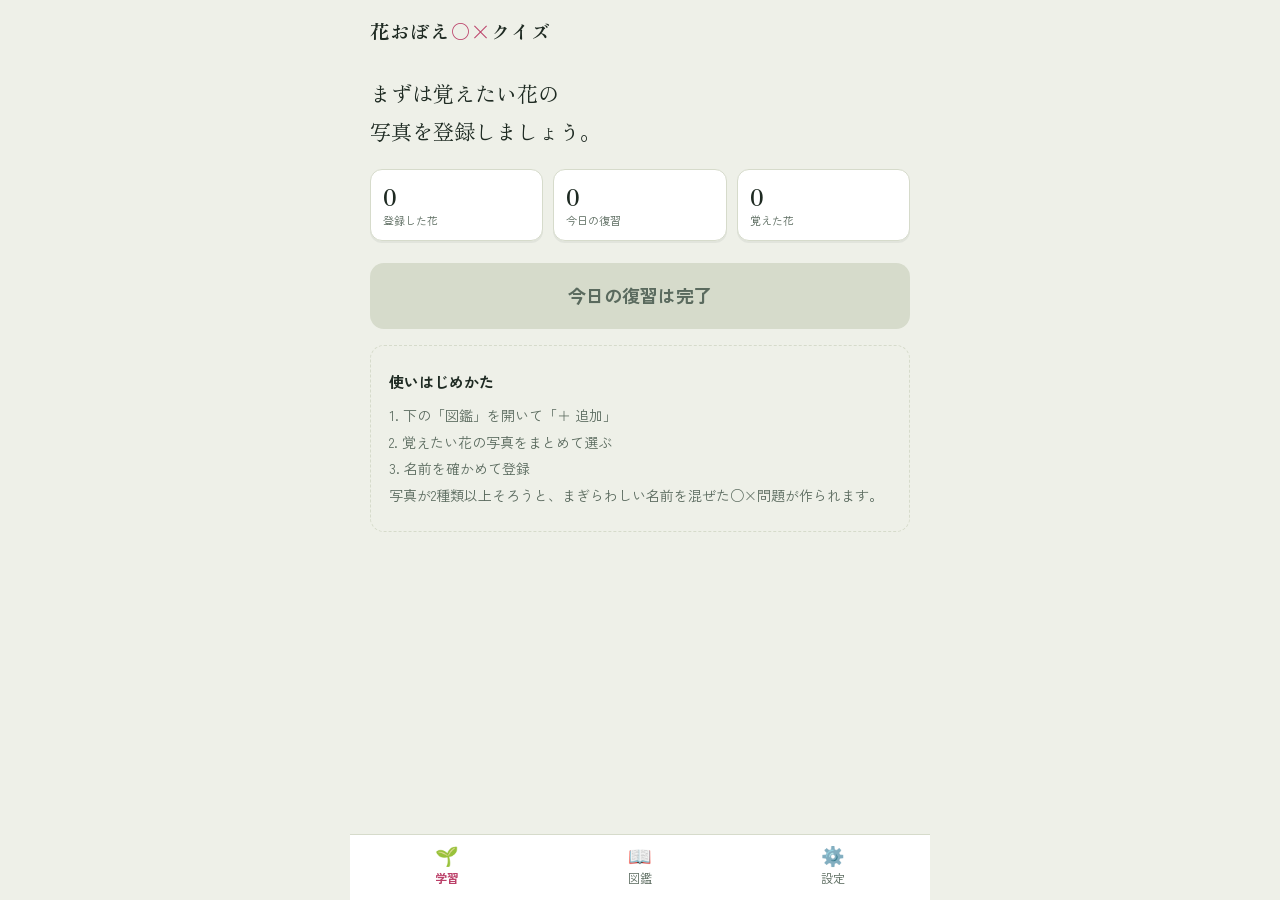
<file: index.html>
<!DOCTYPE html>
<!--
  ================================================================
  花おぼえ ○×クイズ

  このファイル1つで「見た目（HTML/CSS）」と「動き（JavaScript）」を
  すべてまとめています。上から順に、
    1. <head>   … タイトルやフォントなど、ページ全体の設定
    2. <style>  … 見た目（色・文字・レイアウト）のルール
    3. <body>   … 画面に表示される部品（ボタンや箱）
    4. <script> … クイズの出題ロジックや、写真の保存処理
  という並びになっています。
  ================================================================
-->
<html lang="ja">
<head>
  <!-- 文字コードと、スマホでの表示幅を指定 -->
  <meta charset="UTF-8">
  <meta name="viewport" content="width=device-width, initial-scale=1, viewport-fit=cover">
  <title>花おぼえ ○×クイズ</title>

  <!-- 見出しなどに使う日本語フォント（Google Fonts）を読み込む -->
  <link rel="preconnect" href="https://fonts.googleapis.com">
  <link rel="preconnect" href="https://fonts.gstatic.com" crossorigin>
  <link href="https://fonts.googleapis.com/css2?family=Zen+Kaku+Gothic+New:wght@400;500;700&family=Zen+Old+Mincho:wght@500;700&display=swap" rel="stylesheet">

<link rel="stylesheet" href="style.css">
<!-- CSS（見た目）ここまで -->
</head>
<body>

<!--
  ================================================================
  HTML（画面の部品）ここから
  ------------------------------------------------------------
  <section class="screen" id="s-○○"> の形で、8つの「画面」を
  すべて用意しておき、いま見せたい画面だけJavaScriptの show() 関数が
  クラス "on" を付けて表示する、という仕組み（紙芝居のイメージ）。
  ================================================================
-->
<div class="app">
  <div class="topbar"><!-- いちばん上のアプリ名の帯 -->
    <h1 class="brand">花おぼえ<span>○×</span>クイズ</h1>
    <span class="sub" id="modeHint"></span>
  </div>

  <main>
    <!-- ================= ホーム ================= -->
    <section class="screen on" id="s-home">
      <!-- id="homeLede" などのidは、JSの renderHome() 関数が
           .textContent や .innerHTML でここに文字を書き込むための目印 -->
      <p class="lede" id="homeLede"></p>
      <div class="tally">
        <div><span class="n" id="tTotal">0</span><span class="l">登録した花</span></div>
        <div><span class="n" id="tDue">0</span><span class="l">今日の復習</span></div>
        <div><span class="n" id="tMaster">0</span><span class="l">覚えた花</span></div>
      </div>
      <div class="stack">
        <!-- クリックすると JS の startSession(true/false) が呼ばれる -->
        <button class="cta" id="startBtn">学習をはじめる</button>
        <button class="cta ghost" id="startAllBtn">ぜんぶから出題する</button>
      </div>
      <div id="homeEmpty"></div><!-- 花が0件のときの案内文がここに入る -->
      <h2 class="sec" id="weakHead" hidden>まちがえやすい花</h2>
      <ul class="weak" id="weakList"></ul><!-- 間違えた回数が多い花の一覧 -->
    </section>

    <!-- ================= クイズ ================= -->
    <section class="screen" id="s-quiz">
      <div class="qhead">
        <span class="cnt" id="qCount"></span><!-- 「3 / 10 問」の表示 -->
        <span class="tm" id="qTimer"></span><!-- 残り時間。制限時間なし設定なら空のまま -->
      </div>
      <div class="bar"><i id="qBar"></i></div><!-- 進捗バー。<i>のwidthをJSが更新する -->

      <div class="stage">
        <img id="qPhoto" alt="花の写真"><!-- 出題する花の写真。srcをJSが差し替える -->
        <div class="verdict" id="qVerdict"></div><!-- 回答直後の⭕❌演出をここに表示 -->
      </div>

      <!-- qAsk：まだ回答していないときに見えている「問題」側 -->
      <div id="qAsk">
        <div class="claim" id="qClaim"></div><!-- ○×問題文、または「名前は？」の文言 -->
        <div class="ox" id="qOx"><!-- ○×モードのときだけ表示するボタン -->
          <button class="yes" id="btnYes" aria-label="○ 正しい">⭕</button>
          <button class="no" id="btnNo" aria-label="× ちがう">❌</button>
        </div>
        <div class="choices" id="qChoices" hidden></div><!-- 4択モードのときだけ表示する選択肢 -->
      </div>

      <!-- qAnswer：回答した後に見せる「解説」側。回答前はhiddenで隠れている -->
      <div id="qAnswer" hidden>
        <div class="answer">
          <span class="nm" id="aName"></span><!-- 花の正式名 -->
          <span class="alias" id="aAlias"></span><!-- 別名・学名（未入力なら非表示） -->
          <span class="memo" id="aMemo"></span><!-- 図鑑に書いたメモ（科名・見分け方など） -->
          <span class="lv" id="aLevel"></span><!-- 記憶レベルと次回出題予定 -->
        </div>
        <button class="cta" id="nextBtn">次の問題へ</button>
      </div>
      <button class="back" id="quitBtn">← 学習をやめる</button>
    </section>

    <!-- ================= 結果 ================= -->
    <section class="screen" id="s-result"><!-- 全問終わったあとの成績画面 -->
      <div class="final">
        <div class="sc" id="fScore"></div><!-- 「8 / 10 問」の大きな数字 -->
        <p id="fMsg"></p><!-- 正答率に応じた励ましコメント -->
        <div class="stack">
          <button class="cta" id="againBtn">もう一度おさらい</button>
          <button class="cta ghost" id="homeBtn">ホームにもどる</button>
        </div>
      </div>
      <h2 class="sec" id="missHead" hidden>今回まちがえた花</h2>
      <ul class="weak" id="missList"></ul>
    </section>

    <!-- ================= 図鑑 ================= -->
    <section class="screen" id="s-lib"><!-- 登録済みの花を一覧できる図鑑 -->
      <div class="tools">
        <input type="search" id="search" placeholder="花の名前でさがす" autocomplete="off">
        <button class="btn" id="toAddBtn">＋ 追加</button><!-- 「追加」画面(s-add)へ切り替え -->
      </div>
      <div class="grid" id="grid"></div><!-- 花のタイル一覧。renderLibrary()が作る -->
      <div id="libEmpty"></div><!-- 0件のときの案内文 -->
    </section>

    <!-- ================= 詳細：タイルをタップすると開く1件分の編集画面 ================= -->
    <section class="screen" id="s-detail">
      <button class="back" id="dBack">← 図鑑にもどる</button>
      <div class="detail-photos" id="dPhotos"></div><!-- 登録済み写真の横並び。写真ごとに✕削除ボタン付き -->
      <label class="f"><span>花の名前（出題される名前）</span><input id="dName" autocomplete="off"></label>
      <label class="f"><span>別名・学名（任意）</span><input id="dAlias" autocomplete="off"></label>
      <label class="f"><span>メモ（科名・開花期・見分け方など。解説に表示されます）</span><textarea id="dMemo"></textarea></label>
      <p class="stats" id="dStats"></p><!-- 記憶レベルや正解数などの統計 -->
      <div class="row">
        <button class="btn fill" id="dSave">保存する</button>
        <button class="btn" id="dAddPhoto">写真を足す</button>
      </div>
      <div class="row">
        <button class="btn" id="dReset">学習の記録をリセット</button><!-- 記憶レベルを1に戻す -->
        <button class="btn danger" id="dDelete">この花を削除</button>
      </div>
    </section>

    <!-- ================= 追加 ================= -->
    <section class="screen" id="s-add"><!-- 写真を選んで新しい花を登録する画面 -->
      <button class="back" id="aBack">← もどる</button>
      <div class="drop">
        <!-- 見た目は緑ボタンの<label>だが、中の<input type=file>が本体。
             hidden で隠しつつ、<label>をタップすると連動してファイル選択が開く -->
        <label class="pick">写真をえらぶ<input type="file" id="files" accept="image/*" multiple hidden></label>
        <p>スマホのアルバムやカメラから、何枚でもまとめて選べます。<br>
        ファイル名が「チューリップ_1」「チューリップ_2」のように連番なら、同じ花としてまとめます。</p>
      </div>
      <ul class="queue" id="queue"></ul><!-- 選んだ写真が、名前を確認できる形で並ぶ「登録前の一覧」 -->
      <div class="row" id="queueActions" hidden>
        <button class="btn fill" id="saveQueue">この内容で登録する</button>
      </div>
      <p class="note">名前は登録したあとでも直せます。同じ名前の花がすでにあれば、写真はそこに追加されます。</p>
    </section>

    <!-- ================= 設定 ================= -->
    <section class="screen" id="s-set">
      <!-- .segの各グループは、JSのsegment()関数がボタンを作り、
           クリックされた項目をsettingsオブジェクトに保存する -->
      <h2 class="sec">1回の学習で出す問題数</h2>
      <div class="seg" id="segCount"></div>

      <h2 class="sec">出題のしかた</h2>
      <div class="seg" id="segMode"></div>
      <p class="note">「○×と4択」にすると、ときどき「この花の名前は？」という4択問題が混ざります。思い出す練習になるので、暗記は早く進みます。</p>

      <h2 class="sec">制限時間</h2>
      <div class="seg" id="segTimer"></div>

      <h2 class="sec">画面の明るさ</h2>
      <div class="seg" id="segTheme"></div>

      <h2 class="sec">データの保存先</h2>
      <p class="note" id="storeNote"></p><!-- 保存件数や、保存できているかの説明文 -->
      <div class="stack">
        <button class="btn" id="exportBtn">バックアップを書き出す</button>
        <label class="pick" style="background:var(--card);color:var(--ink);border:1px solid var(--line);text-align:center;display:block;font-weight:500;font-size:15px;padding:13px;border-radius:12px">
          バックアップから復元する<input type="file" id="importFile" accept="application/json,.json" hidden>
        </label>
      </div>
      <p class="note">書き出したファイルには写真も学習の記録も入っています。機種変更のときや、別の端末でも使いたいときに読み込んでください。</p>
    </section>
  </main>

  <!-- 画面いちばん下のタブ。data-go の値が、切り替え先の画面名(s-○○の○○部分)に対応 -->
  <nav>
    <button data-go="home" aria-current="page"><span class="ic">🌱</span>学習</button>
    <button data-go="lib"><span class="ic">📖</span>図鑑</button>
    <button data-go="set"><span class="ic">⚙️</span>設定</button>
  </nav>
</div>
<!-- HTML（画面の部品）ここまで -->

<script src="script.js"></script>
</body>
</html>
</file>
<file: style.css>
/* ============================================================
   CSS（見た目）ここから
   ------------------------------------------------------------
   :root の中の --色名 は「変数」。ここで色をまとめて決めておき、
   下の各パーツでは var(--色名) の形で呼び出して使う。
   こうすると、配色を変えたいときにここだけ直せばよくなる。
   ============================================================ */
:root{
  /* ---- 通常時（明るい画面）の配色 ---- */
  --paper:#EEF0E8;
  --card:#FFFFFF;
  --ink:#1E2A22;
  --ink-soft:#5A6A5E;
  --line:#D6DBCB;
  --bloom:#BB3F68;
  --leaf:#5C7C4F;
  --amber:#8A6A22;
  --amber-bg:#FBF3DE;
  --shadow:0 2px 0 rgba(30,42,34,.06);
  box-sizing:border-box;
  padding-top:env(safe-area-inset-top,0px);
  padding-bottom:env(safe-area-inset-bottom,0px);
}
/* ---- 端末が「ダーク（暗い）モード」設定のとき、自動で置き換わる配色 ----
   （設定画面で「明るい」を選んだ場合は data-theme="light" が付き、
   この @media ブロックの条件から外れて、上の明るい配色のままになる） */
@media (prefers-color-scheme:dark){
  :root:not([data-theme="light"]){
    --paper:#141A15;
    --card:#1D241E;
    --ink:#E7EBE1;
    --ink-soft:#A2AE9F;
    --line:#333C33;
    --bloom:#E27093;
    --leaf:#8CB07C;
    --amber:#D9B76B;
    --amber-bg:#2A2718;
    --shadow:none;
  }
}
/* ---- 設定画面で「暗い」を選んだとき、端末の設定に関わらず強制的に使う配色 ---- */
:root[data-theme="dark"]{
  --paper:#141A15; --card:#1D241E; --ink:#E7EBE1; --ink-soft:#A2AE9F;
  --line:#333C33; --bloom:#E27093; --leaf:#8CB07C; --amber:#D9B76B;
  --amber-bg:#2A2718; --shadow:none;
}

/* ---- ページ全体の共通ルール ---- */
*,*::before,*::after{box-sizing:border-box} /* 幅の計算方法をそろえる（枠線込みで計算） */
html{height:100%;scroll-padding-top:env(safe-area-inset-top,0px);-webkit-text-size-adjust:100%}
body{
  margin:0;height:100%;
  background:var(--paper);color:var(--ink);
  font-family:"Zen Kaku Gothic New","Hiragino Kaku Gothic ProN","Yu Gothic",sans-serif;
  font-size:16px;line-height:1.75;
  display:flex;flex-direction:column; /* 上：ヘッダー／中：本文／下：ナビ、を縦に並べる */
}
button{font:inherit;color:inherit;cursor:pointer}
:focus-visible{outline:2px solid var(--bloom);outline-offset:2px} /* キーボード操作時の枠線 */
@media (prefers-reduced-motion:reduce){*{transition:none!important;animation:none!important}} /* 「動きを減らす」設定の人には演出を止める */

/* ---------- shell：ヘッダー・本文の外枠 ---------- */
.app{width:100%;max-width:580px;margin:0 auto;flex:1;display:flex;flex-direction:column;min-height:0}
.topbar{ /* 画面いちばん上の帯（アプリ名） */
  display:flex;align-items:baseline;justify-content:space-between;gap:12px;
  padding:14px 20px 10px;
}
.brand{font-family:"Zen Old Mincho",serif;font-weight:700;font-size:19px;letter-spacing:.06em;margin:0}
.brand span{color:var(--bloom)}
.topbar .sub{font-size:12px;color:var(--ink-soft)}
main{flex:1;overflow-y:auto;padding:0 20px 28px;min-height:0;-webkit-overflow-scrolling:touch} /* 本文部分。縦にスクロールできる */
.screen{display:none} /* 各画面（学習・図鑑・設定など）は、ふだんは隠しておく */
.screen.on{display:block} /* JavaScriptがこのクラスを付けた画面だけを表示する */

/* ---------- nav：画面いちばん下のタブ（学習／図鑑／設定） ---------- */
nav{
  display:flex;border-top:1px solid var(--line);background:var(--card);
  padding-bottom:env(safe-area-inset-bottom,0px);
}
nav button{
  flex:1;background:none;border:none;padding:10px 4px 12px;
  font-size:12px;color:var(--ink-soft);display:flex;flex-direction:column;align-items:center;gap:3px;
}
nav button .ic{font-size:19px;line-height:1}
nav button[aria-current="page"]{color:var(--bloom);font-weight:700} /* 今開いているタブを目立たせる */

/* ---------- home：「学習」タブの最初の画面 ---------- */
.lede{font-family:"Zen Old Mincho",serif;font-size:21px;line-height:1.8;margin:18px 0 6px}
.lede b{font-size:44px;font-weight:700;color:var(--bloom);letter-spacing:-.02em;padding:0 3px}
.lede small{font-size:15px;color:var(--ink-soft);font-family:inherit}
.tally{display:flex;gap:10px;margin:18px 0 22px} /* 「登録した花／今日の復習／覚えた花」の3つの数字カード */
.tally div{
  flex:1;background:var(--card);border:1px solid var(--line);border-radius:12px;
  padding:10px 12px;box-shadow:var(--shadow)
}
.tally .n{font-family:"Zen Old Mincho",serif;font-size:24px;font-weight:700;display:block;line-height:1.3}
.tally .l{font-size:11px;color:var(--ink-soft);display:block}
.cta{ /* 画面いちばんの主役ボタン（例：「学習をはじめる」） */
  width:100%;background:var(--bloom);color:#fff;border:none;border-radius:14px;
  padding:17px;font-size:18px;font-weight:700;box-shadow:var(--shadow)
}
.cta:disabled{background:var(--line);color:var(--ink-soft);box-shadow:none} /* 押せない状態（復習する花がないときなど） */
.cta.ghost{background:var(--card);color:var(--ink);border:1px solid var(--line);font-size:16px;padding:14px} /* 主役ではない、控えめなボタン */
.stack{display:flex;flex-direction:column;gap:10px}
h2.sec{ /* 「まちがえやすい花」などの小見出し */
  font-family:"Zen Old Mincho",serif;font-size:15px;font-weight:700;
  margin:30px 0 10px;padding-bottom:7px;border-bottom:1px solid var(--line)
}
.weak{list-style:none;margin:0;padding:0} /* 花の一覧（写真＋名前＋正誤数）の並び */
.weak li{display:flex;align-items:center;gap:11px;padding:7px 0}
.weak img{width:42px;height:42px;border-radius:9px;object-fit:cover;background:var(--line);flex:0 0 auto}
.weak .nm{flex:1;font-weight:500;min-width:0;overflow:hidden;text-overflow:ellipsis;white-space:nowrap}
.weak .rt{font-size:12px;color:var(--ink-soft);font-variant-numeric:tabular-nums}
.empty{ /* 「まだ何も登録されていません」のような案内枠 */
  border:1px dashed var(--line);border-radius:14px;padding:22px 18px;margin:16px 0;
  color:var(--ink-soft);font-size:14px;line-height:1.9
}
.empty b{color:var(--ink);font-size:15px;display:block;margin-bottom:6px}

/* ---------- quiz：出題中の画面 ---------- */
.qhead{display:flex;justify-content:space-between;align-items:center;margin:14px 0 12px;font-size:13px;color:var(--ink-soft)} /* 「◯／◯問」と残り時間の行 */
.qhead .cnt{font-variant-numeric:tabular-nums;letter-spacing:.04em}
.qhead .tm{color:var(--bloom);font-weight:700;font-variant-numeric:tabular-nums}
.bar{height:3px;background:var(--line);border-radius:3px;overflow:hidden;margin-bottom:14px} /* 進捗バーの背景（灰色の細い線） */
.bar i{display:block;height:100%;background:var(--leaf);width:0;transition:width .3s} /* 進捗バーの緑色部分。widthはJSが問題番号に応じて変える */
.stage{ /* 花の写真を表示する黒い舞台 */
  position:relative;width:100%;aspect-ratio:4/3;border-radius:16px;overflow:hidden;
  background:#0E120F;display:flex;align-items:center;justify-content:center
}
.stage img{width:100%;height:100%;object-fit:contain}
.verdict{ /* 回答直後に写真の上へかぶせる「⭕／❌」の演出 */
  position:absolute;inset:0;display:none;flex-direction:column;align-items:center;justify-content:center;
  font-size:82px;font-weight:700;color:#fff;background:rgba(14,18,15,.55);backdrop-filter:blur(2px)
}
.verdict.on{display:flex} /* JSがこのクラスを付けると表示される */
.verdict.ok{color:#8FE0A8}
.verdict.ng{color:#FF9AAE}
.verdict small{font-size:17px;letter-spacing:.1em;font-weight:500;color:#fff;margin-top:2px}
.claim{ /* 「この花は〇〇である。」の問題文の箱 */
  background:var(--card);border:1px solid var(--line);border-radius:14px;
  padding:16px 18px;margin:14px 0 16px;font-size:19px;line-height:1.7;box-shadow:var(--shadow)
}
.claim em{font-style:normal;font-weight:700;color:var(--bloom);font-size:21px} /* 問題文中の花の名前部分を強調 */
.ox{display:flex;gap:14px} /* ⭕❌ボタンを横に並べる */
.ox button{
  flex:1;height:86px;border:none;border-radius:16px;font-size:38px;color:#fff;
  box-shadow:var(--shadow);transition:transform .12s
}
.ox button:active{transform:scale(.96)} /* 押した瞬間、少し縮んで手応えを出す */
.ox .yes{background:#3E86C4}
.ox .no{background:#CE5A5A}
.choices{display:flex;flex-direction:column;gap:9px} /* 4択モードの選択肢（縦並び） */
.choices button{
  width:100%;text-align:left;background:var(--card);border:1px solid var(--line);
  border-radius:12px;padding:14px 16px;font-size:17px;font-weight:500;box-shadow:var(--shadow)
}
.answer{ /* 回答後に出る「解説」の黄色い箱 */
  background:var(--amber-bg);border-radius:14px;padding:16px 18px;margin:14px 0 16px;
  font-size:15px;line-height:1.85
}
.answer .nm{font-family:"Zen Old Mincho",serif;font-size:22px;font-weight:700;display:block;margin-bottom:2px}
.answer .alias{font-size:13px;color:var(--ink-soft);display:block;margin-bottom:9px}
.answer .memo{white-space:pre-wrap}
.answer .lv{display:block;margin-top:10px;font-size:12px;color:var(--amber);letter-spacing:.08em} /* 「記憶レベル ●●○○○　次の出題：3日後」の行 */

/* ---------- library：「図鑑」タブ（登録した花の一覧） ---------- */
.tools{display:flex;gap:9px;margin:16px 0 14px} /* 検索欄と「＋追加」ボタンの行 */
.tools input[type=search]{
  flex:1;min-width:0;background:var(--card);border:1px solid var(--line);border-radius:11px;
  padding:11px 13px;font:inherit;font-size:15px;color:var(--ink)
}
.grid{display:grid;grid-template-columns:repeat(3,1fr);gap:10px} /* 花を3列のマス目で並べる */
@media (max-width:360px){.grid{grid-template-columns:repeat(2,1fr)}} /* 画面がとても狭い端末では2列にする */
.tile{ /* 図鑑の1マス（写真＋名前＋記憶レベル） */
  background:var(--card);border:1px solid var(--line);border-radius:12px;overflow:hidden;
  padding:0;text-align:left;box-shadow:var(--shadow)
}
.tile img{width:100%;aspect-ratio:1/1;object-fit:cover;display:block;background:var(--line)}
.tile .cap{padding:7px 8px 8px}
.tile .nm{font-size:13px;font-weight:500;line-height:1.4;display:block;overflow:hidden;text-overflow:ellipsis;white-space:nowrap}
.tile .lv{font-size:11px;color:var(--leaf);letter-spacing:.06em}

/* ---------- detail / form：1つの花の詳細画面（名前の編集など） ---------- */
.detail-photos{display:flex;gap:9px;overflow-x:auto;padding-bottom:6px;margin:16px 0} /* 登録済み写真を横スクロールで並べる */
.detail-photos figure{margin:0;position:relative;flex:0 0 auto}
.detail-photos img{width:132px;height:132px;object-fit:cover;border-radius:12px;background:var(--line)}
.detail-photos button{ /* 写真の右上に重ねる「✕」削除ボタン */
  position:absolute;top:5px;right:5px;width:26px;height:26px;border-radius:50%;border:none;
  background:rgba(14,18,15,.68);color:#fff;font-size:14px;line-height:26px;padding:0
}
label.f{display:block;margin:14px 0 0} /* 名前・メモなどの入力欄1つぶん */
label.f span{display:block;font-size:12px;color:var(--ink-soft);margin-bottom:5px}
label.f input,label.f textarea,label.f select{
  width:100%;background:var(--card);border:1px solid var(--line);border-radius:11px;
  padding:12px 13px;font:inherit;font-size:16px;color:var(--ink)
}
label.f textarea{min-height:92px;resize:vertical;line-height:1.7}
.row{display:flex;gap:10px;margin-top:18px}
.row button{flex:1}
.btn{
  background:var(--card);border:1px solid var(--line);border-radius:12px;padding:13px;
  font-size:15px;font-weight:500;box-shadow:var(--shadow)
}
.btn.fill{background:var(--leaf);color:#fff;border-color:var(--leaf)} /* 「保存する」など、緑で強調するボタン */
.btn.danger{color:var(--bloom);border-color:var(--line)} /* 「削除する」など、注意を促すボタン */
.stats{font-size:13px;color:var(--ink-soft);margin-top:10px}
.back{background:none;border:none;padding:14px 0 4px;color:var(--ink-soft);font-size:14px} /* 「←もどる」リンク */

/* ---------- add：写真を選んで花を登録する画面 ---------- */
.drop{ /* 「写真をえらぶ」ボタンを囲む点線の枠 */
  border:1px dashed var(--line);border-radius:14px;padding:26px 18px;text-align:center;
  margin:16px 0;background:var(--card)
}
.drop p{margin:10px 0 0;font-size:13px;color:var(--ink-soft);line-height:1.8}
.pick{display:inline-block;background:var(--leaf);color:#fff;border-radius:12px;padding:13px 22px;font-weight:700;font-size:15px} /* 見た目上のボタン。中に本物の<input type=file>を透明で重ねている */
.queue{list-style:none;margin:14px 0 0;padding:0;display:flex;flex-direction:column;gap:10px} /* 登録前の「これから登録する花」一覧 */
.queue li{
  display:flex;gap:11px;align-items:center;background:var(--card);border:1px solid var(--line);
  border-radius:12px;padding:9px;box-shadow:var(--shadow)
}
.queue img{width:54px;height:54px;border-radius:9px;object-fit:cover;flex:0 0 auto;background:var(--line)}
.queue .fld{flex:1;min-width:0}
.queue input{
  width:100%;border:none;border-bottom:1px solid var(--line);background:none;
  font:inherit;font-size:16px;padding:3px 0;color:var(--ink)
}
.queue .ct{font-size:11px;color:var(--ink-soft)}
.queue .rm{background:none;border:none;color:var(--ink-soft);font-size:18px;padding:6px}
.note{font-size:13px;color:var(--ink-soft);line-height:1.85;margin:12px 0}
.toast{ /* 画面下からポッと出る「保存しました」などの通知（JSのtoast関数が生成） */
  position:fixed;left:50%;transform:translateX(-50%);bottom:calc(76px + env(safe-area-inset-bottom,0px));
  background:var(--ink);color:var(--paper);padding:11px 18px;border-radius:11px;font-size:14px;
  z-index:50;max-width:86%;text-align:center
}
.seg{display:flex;gap:8px;flex-wrap:wrap} /* 設定画面の「5問／10問／20問」のような選択ボタン群 */
.seg button{
  background:var(--card);border:1px solid var(--line);border-radius:10px;padding:9px 15px;font-size:14px
}
.seg button[aria-pressed="true"]{background:var(--leaf);color:#fff;border-color:var(--leaf);font-weight:700} /* 今選ばれている項目 */
.final{text-align:center;padding:12px 0} /* クイズ終了後の「結果」画面 */
.final .sc{font-family:"Zen Old Mincho",serif;font-size:46px;font-weight:700;color:var(--bloom);line-height:1.2}
.final .sc small{font-size:18px;color:var(--ink)}
.final p{color:var(--ink-soft);font-size:14px;margin:6px 0 24px;line-height:1.9}
</file>
<file: hana-quiz/src/style.css>
/* ============================================================
   CSS（見た目）ここから
   ------------------------------------------------------------
   :root の中の --色名 は「変数」。ここで色をまとめて決めておき、
   下の各パーツでは var(--色名) の形で呼び出して使う。
   こうすると、配色を変えたいときにここだけ直せばよくなる。
   ============================================================ */
:root{
  /* ---- 通常時（明るい画面）の配色 ---- */
  --paper:#EEF0E8;
  --card:#FFFFFF;
  --ink:#1E2A22;
  --ink-soft:#5A6A5E;
  --line:#D6DBCB;
  --bloom:#BB3F68;
  --leaf:#5C7C4F;
  --amber:#8A6A22;
  --amber-bg:#FBF3DE;
  --shadow:0 2px 0 rgba(30,42,34,.06);
  box-sizing:border-box;
  padding-top:env(safe-area-inset-top,0px);
  padding-bottom:env(safe-area-inset-bottom,0px);
}
/* ---- 端末が「ダーク（暗い）モード」設定のとき、自動で置き換わる配色 ----
   （設定画面で「明るい」を選んだ場合は data-theme="light" が付き、
   この @media ブロックの条件から外れて、上の明るい配色のままになる） */
@media (prefers-color-scheme:dark){
  :root:not([data-theme="light"]){
    --paper:#141A15;
    --card:#1D241E;
    --ink:#E7EBE1;
    --ink-soft:#A2AE9F;
    --line:#333C33;
    --bloom:#E27093;
    --leaf:#8CB07C;
    --amber:#D9B76B;
    --amber-bg:#2A2718;
    --shadow:none;
  }
}
/* ---- 設定画面で「暗い」を選んだとき、端末の設定に関わらず強制的に使う配色 ---- */
:root[data-theme="dark"]{
  --paper:#141A15; --card:#1D241E; --ink:#E7EBE1; --ink-soft:#A2AE9F;
  --line:#333C33; --bloom:#E27093; --leaf:#8CB07C; --amber:#D9B76B;
  --amber-bg:#2A2718; --shadow:none;
}

/* ---- ページ全体の共通ルール ---- */
*,*::before,*::after{box-sizing:border-box} /* 幅の計算方法をそろえる（枠線込みで計算） */
html{height:100%;scroll-padding-top:env(safe-area-inset-top,0px);-webkit-text-size-adjust:100%}
body{
  margin:0;height:100%;
  background:var(--paper);color:var(--ink);
  font-family:"Zen Kaku Gothic New","Hiragino Kaku Gothic ProN","Yu Gothic",sans-serif;
  font-size:16px;line-height:1.75;
  display:flex;flex-direction:column; /* 上：ヘッダー／中：本文／下：ナビ、を縦に並べる */
}
button{font:inherit;color:inherit;cursor:pointer}
:focus-visible{outline:2px solid var(--bloom);outline-offset:2px} /* キーボード操作時の枠線 */
@media (prefers-reduced-motion:reduce){*{transition:none!important;animation:none!important}} /* 「動きを減らす」設定の人には演出を止める */

/* ---------- shell：ヘッダー・本文の外枠 ---------- */
.app{width:100%;max-width:580px;margin:0 auto;flex:1;display:flex;flex-direction:column;min-height:0}
.topbar{ /* 画面いちばん上の帯（アプリ名） */
  display:flex;align-items:baseline;justify-content:space-between;gap:12px;
  padding:14px 20px 10px;
}
.brand{font-family:"Zen Old Mincho",serif;font-weight:700;font-size:19px;letter-spacing:.06em;margin:0}
.brand span{color:var(--bloom)}
.topbar .sub{font-size:12px;color:var(--ink-soft)}
main{flex:1;overflow-y:auto;padding:0 20px 28px;min-height:0;-webkit-overflow-scrolling:touch} /* 本文部分。縦にスクロールできる */
.screen{display:none} /* 各画面（学習・図鑑・設定など）は、ふだんは隠しておく */
.screen.on{display:block} /* JavaScriptがこのクラスを付けた画面だけを表示する */

/* ---------- nav：画面いちばん下のタブ（学習／図鑑／設定） ---------- */
nav{
  display:flex;border-top:1px solid var(--line);background:var(--card);
  padding-bottom:env(safe-area-inset-bottom,0px);
}
nav button{
  flex:1;background:none;border:none;padding:10px 4px 12px;
  font-size:12px;color:var(--ink-soft);display:flex;flex-direction:column;align-items:center;gap:3px;
}
nav button .ic{font-size:19px;line-height:1}
nav button[aria-current="page"]{color:var(--bloom);font-weight:700} /* 今開いているタブを目立たせる */

/* ---------- home：「学習」タブの最初の画面 ---------- */
.lede{font-family:"Zen Old Mincho",serif;font-size:21px;line-height:1.8;margin:18px 0 6px}
.lede b{font-size:44px;font-weight:700;color:var(--bloom);letter-spacing:-.02em;padding:0 3px}
.lede small{font-size:15px;color:var(--ink-soft);font-family:inherit}
.tally{display:flex;gap:10px;margin:18px 0 22px} /* 「登録した花／今日の復習／覚えた花」の3つの数字カード */
.tally div{
  flex:1;background:var(--card);border:1px solid var(--line);border-radius:12px;
  padding:10px 12px;box-shadow:var(--shadow)
}
.tally .n{font-family:"Zen Old Mincho",serif;font-size:24px;font-weight:700;display:block;line-height:1.3}
.tally .l{font-size:11px;color:var(--ink-soft);display:block}
.cta{ /* 画面いちばんの主役ボタン（例：「学習をはじめる」） */
  width:100%;background:var(--bloom);color:#fff;border:none;border-radius:14px;
  padding:17px;font-size:18px;font-weight:700;box-shadow:var(--shadow)
}
.cta:disabled{background:var(--line);color:var(--ink-soft);box-shadow:none} /* 押せない状態（復習する花がないときなど） */
.cta.ghost{background:var(--card);color:var(--ink);border:1px solid var(--line);font-size:16px;padding:14px} /* 主役ではない、控えめなボタン */
.stack{display:flex;flex-direction:column;gap:10px}
h2.sec{ /* 「まちがえやすい花」などの小見出し */
  font-family:"Zen Old Mincho",serif;font-size:15px;font-weight:700;
  margin:30px 0 10px;padding-bottom:7px;border-bottom:1px solid var(--line)
}
.weak{list-style:none;margin:0;padding:0} /* 花の一覧（写真＋名前＋正誤数）の並び */
.weak li{display:flex;align-items:center;gap:11px;padding:7px 0}
.weak img{width:42px;height:42px;border-radius:9px;object-fit:cover;background:var(--line);flex:0 0 auto}
.weak .nm{flex:1;font-weight:500;min-width:0;overflow:hidden;text-overflow:ellipsis;white-space:nowrap}
.weak .rt{font-size:12px;color:var(--ink-soft);font-variant-numeric:tabular-nums}
.empty{ /* 「まだ何も登録されていません」のような案内枠 */
  border:1px dashed var(--line);border-radius:14px;padding:22px 18px;margin:16px 0;
  color:var(--ink-soft);font-size:14px;line-height:1.9
}
.empty b{color:var(--ink);font-size:15px;display:block;margin-bottom:6px}

/* ---------- quiz：出題中の画面 ---------- */
.qhead{display:flex;justify-content:space-between;align-items:center;margin:14px 0 12px;font-size:13px;color:var(--ink-soft)} /* 「◯／◯問」と残り時間の行 */
.qhead .cnt{font-variant-numeric:tabular-nums;letter-spacing:.04em}
.qhead .tm{color:var(--bloom);font-weight:700;font-variant-numeric:tabular-nums}
.bar{height:3px;background:var(--line);border-radius:3px;overflow:hidden;margin-bottom:14px} /* 進捗バーの背景（灰色の細い線） */
.bar i{display:block;height:100%;background:var(--leaf);width:0;transition:width .3s} /* 進捗バーの緑色部分。widthはJSが問題番号に応じて変える */
.stage{ /* 花の写真を表示する黒い舞台 */
  position:relative;width:100%;aspect-ratio:4/3;border-radius:16px;overflow:hidden;
  background:#0E120F;display:flex;align-items:center;justify-content:center
}
.stage img{width:100%;height:100%;object-fit:contain}
.verdict{ /* 回答直後に写真の上へかぶせる「⭕／❌」の演出 */
  position:absolute;inset:0;display:none;flex-direction:column;align-items:center;justify-content:center;
  font-size:82px;font-weight:700;color:#fff;background:rgba(14,18,15,.55);backdrop-filter:blur(2px)
}
.verdict.on{display:flex} /* JSがこのクラスを付けると表示される */
.verdict.ok{color:#8FE0A8}
.verdict.ng{color:#FF9AAE}
.verdict small{font-size:17px;letter-spacing:.1em;font-weight:500;color:#fff;margin-top:2px}
.claim{ /* 「この花は〇〇である。」の問題文の箱 */
  background:var(--card);border:1px solid var(--line);border-radius:14px;
  padding:16px 18px;margin:14px 0 16px;font-size:19px;line-height:1.7;box-shadow:var(--shadow)
}
.claim em{font-style:normal;font-weight:700;color:var(--bloom);font-size:21px} /* 問題文中の花の名前部分を強調 */
.ox{display:flex;gap:14px} /* ⭕❌ボタンを横に並べる */
.ox button{
  flex:1;height:86px;border:none;border-radius:16px;font-size:38px;color:#fff;
  box-shadow:var(--shadow);transition:transform .12s
}
.ox button:active{transform:scale(.96)} /* 押した瞬間、少し縮んで手応えを出す */
.ox .yes{background:#3E86C4}
.ox .no{background:#CE5A5A}
.choices{display:flex;flex-direction:column;gap:9px} /* 4択モードの選択肢（縦並び） */
.choices button{
  width:100%;text-align:left;background:var(--card);border:1px solid var(--line);
  border-radius:12px;padding:14px 16px;font-size:17px;font-weight:500;box-shadow:var(--shadow)
}
.answer{ /* 回答後に出る「解説」の黄色い箱 */
  background:var(--amber-bg);border-radius:14px;padding:16px 18px;margin:14px 0 16px;
  font-size:15px;line-height:1.85
}
.answer .nm{font-family:"Zen Old Mincho",serif;font-size:22px;font-weight:700;display:block;margin-bottom:2px}
.answer .alias{font-size:13px;color:var(--ink-soft);display:block;margin-bottom:9px}
.answer .memo{white-space:pre-wrap}
.answer .lv{display:block;margin-top:10px;font-size:12px;color:var(--amber);letter-spacing:.08em} /* 「記憶レベル ●●○○○　次の出題：3日後」の行 */

/* ---------- library：「図鑑」タブ（登録した花の一覧） ---------- */
.tools{display:flex;gap:9px;margin:16px 0 14px} /* 検索欄と「＋追加」ボタンの行 */
.tools input[type=search]{
  flex:1;min-width:0;background:var(--card);border:1px solid var(--line);border-radius:11px;
  padding:11px 13px;font:inherit;font-size:15px;color:var(--ink)
}
.grid{display:grid;grid-template-columns:repeat(3,1fr);gap:10px} /* 花を3列のマス目で並べる */
@media (max-width:360px){.grid{grid-template-columns:repeat(2,1fr)}} /* 画面がとても狭い端末では2列にする */
.tile{ /* 図鑑の1マス（写真＋名前＋記憶レベル） */
  background:var(--card);border:1px solid var(--line);border-radius:12px;overflow:hidden;
  padding:0;text-align:left;box-shadow:var(--shadow)
}
.tile img{width:100%;aspect-ratio:1/1;object-fit:cover;display:block;background:var(--line)}
.tile .cap{padding:7px 8px 8px}
.tile .nm{font-size:13px;font-weight:500;line-height:1.4;display:block;overflow:hidden;text-overflow:ellipsis;white-space:nowrap}
.tile .lv{font-size:11px;color:var(--leaf);letter-spacing:.06em}

/* ---------- detail / form：1つの花の詳細画面（名前の編集など） ---------- */
.detail-photos{display:flex;gap:9px;overflow-x:auto;padding-bottom:6px;margin:16px 0} /* 登録済み写真を横スクロールで並べる */
.detail-photos figure{margin:0;position:relative;flex:0 0 auto}
.detail-photos img{width:132px;height:132px;object-fit:cover;border-radius:12px;background:var(--line)}
.detail-photos button{ /* 写真の右上に重ねる「✕」削除ボタン */
  position:absolute;top:5px;right:5px;width:26px;height:26px;border-radius:50%;border:none;
  background:rgba(14,18,15,.68);color:#fff;font-size:14px;line-height:26px;padding:0
}
label.f{display:block;margin:14px 0 0} /* 名前・メモなどの入力欄1つぶん */
label.f span{display:block;font-size:12px;color:var(--ink-soft);margin-bottom:5px}
label.f input,label.f textarea,label.f select{
  width:100%;background:var(--card);border:1px solid var(--line);border-radius:11px;
  padding:12px 13px;font:inherit;font-size:16px;color:var(--ink)
}
label.f textarea{min-height:92px;resize:vertical;line-height:1.7}
.row{display:flex;gap:10px;margin-top:18px}
.row button{flex:1}
.btn{
  background:var(--card);border:1px solid var(--line);border-radius:12px;padding:13px;
  font-size:15px;font-weight:500;box-shadow:var(--shadow)
}
.btn.fill{background:var(--leaf);color:#fff;border-color:var(--leaf)} /* 「保存する」など、緑で強調するボタン */
.btn.danger{color:var(--bloom);border-color:var(--line)} /* 「削除する」など、注意を促すボタン */
.stats{font-size:13px;color:var(--ink-soft);margin-top:10px}
.back{background:none;border:none;padding:14px 0 4px;color:var(--ink-soft);font-size:14px} /* 「←もどる」リンク */

/* ---------- add：写真を選んで花を登録する画面 ---------- */
.drop{ /* 「写真をえらぶ」ボタンを囲む点線の枠 */
  border:1px dashed var(--line);border-radius:14px;padding:26px 18px;text-align:center;
  margin:16px 0;background:var(--card)
}
.drop p{margin:10px 0 0;font-size:13px;color:var(--ink-soft);line-height:1.8}
.pick{display:inline-block;background:var(--leaf);color:#fff;border-radius:12px;padding:13px 22px;font-weight:700;font-size:15px} /* 見た目上のボタン。中に本物の<input type=file>を透明で重ねている */
.queue{list-style:none;margin:14px 0 0;padding:0;display:flex;flex-direction:column;gap:10px} /* 登録前の「これから登録する花」一覧 */
.queue li{
  display:flex;gap:11px;align-items:center;background:var(--card);border:1px solid var(--line);
  border-radius:12px;padding:9px;box-shadow:var(--shadow)
}
.queue img{width:54px;height:54px;border-radius:9px;object-fit:cover;flex:0 0 auto;background:var(--line)}
.queue .fld{flex:1;min-width:0}
.queue input{
  width:100%;border:none;border-bottom:1px solid var(--line);background:none;
  font:inherit;font-size:16px;padding:3px 0;color:var(--ink)
}
.queue .ct{font-size:11px;color:var(--ink-soft)}
.queue .rm{background:none;border:none;color:var(--ink-soft);font-size:18px;padding:6px}
.note{font-size:13px;color:var(--ink-soft);line-height:1.85;margin:12px 0}
.toast{ /* 画面下からポッと出る「保存しました」などの通知（JSのtoast関数が生成） */
  position:fixed;left:50%;transform:translateX(-50%);bottom:calc(76px + env(safe-area-inset-bottom,0px));
  background:var(--ink);color:var(--paper);padding:11px 18px;border-radius:11px;font-size:14px;
  z-index:50;max-width:86%;text-align:center
}
.seg{display:flex;gap:8px;flex-wrap:wrap} /* 設定画面の「5問／10問／20問」のような選択ボタン群 */
.seg button{
  background:var(--card);border:1px solid var(--line);border-radius:10px;padding:9px 15px;font-size:14px
}
.seg button[aria-pressed="true"]{background:var(--leaf);color:#fff;border-color:var(--leaf);font-weight:700} /* 今選ばれている項目 */
.final{text-align:center;padding:12px 0} /* クイズ終了後の「結果」画面 */
.final .sc{font-family:"Zen Old Mincho",serif;font-size:46px;font-weight:700;color:var(--bloom);line-height:1.2}
.final .sc small{font-size:18px;color:var(--ink)}
.final p{color:var(--ink-soft);font-size:14px;margin:6px 0 24px;line-height:1.9}
</file>
